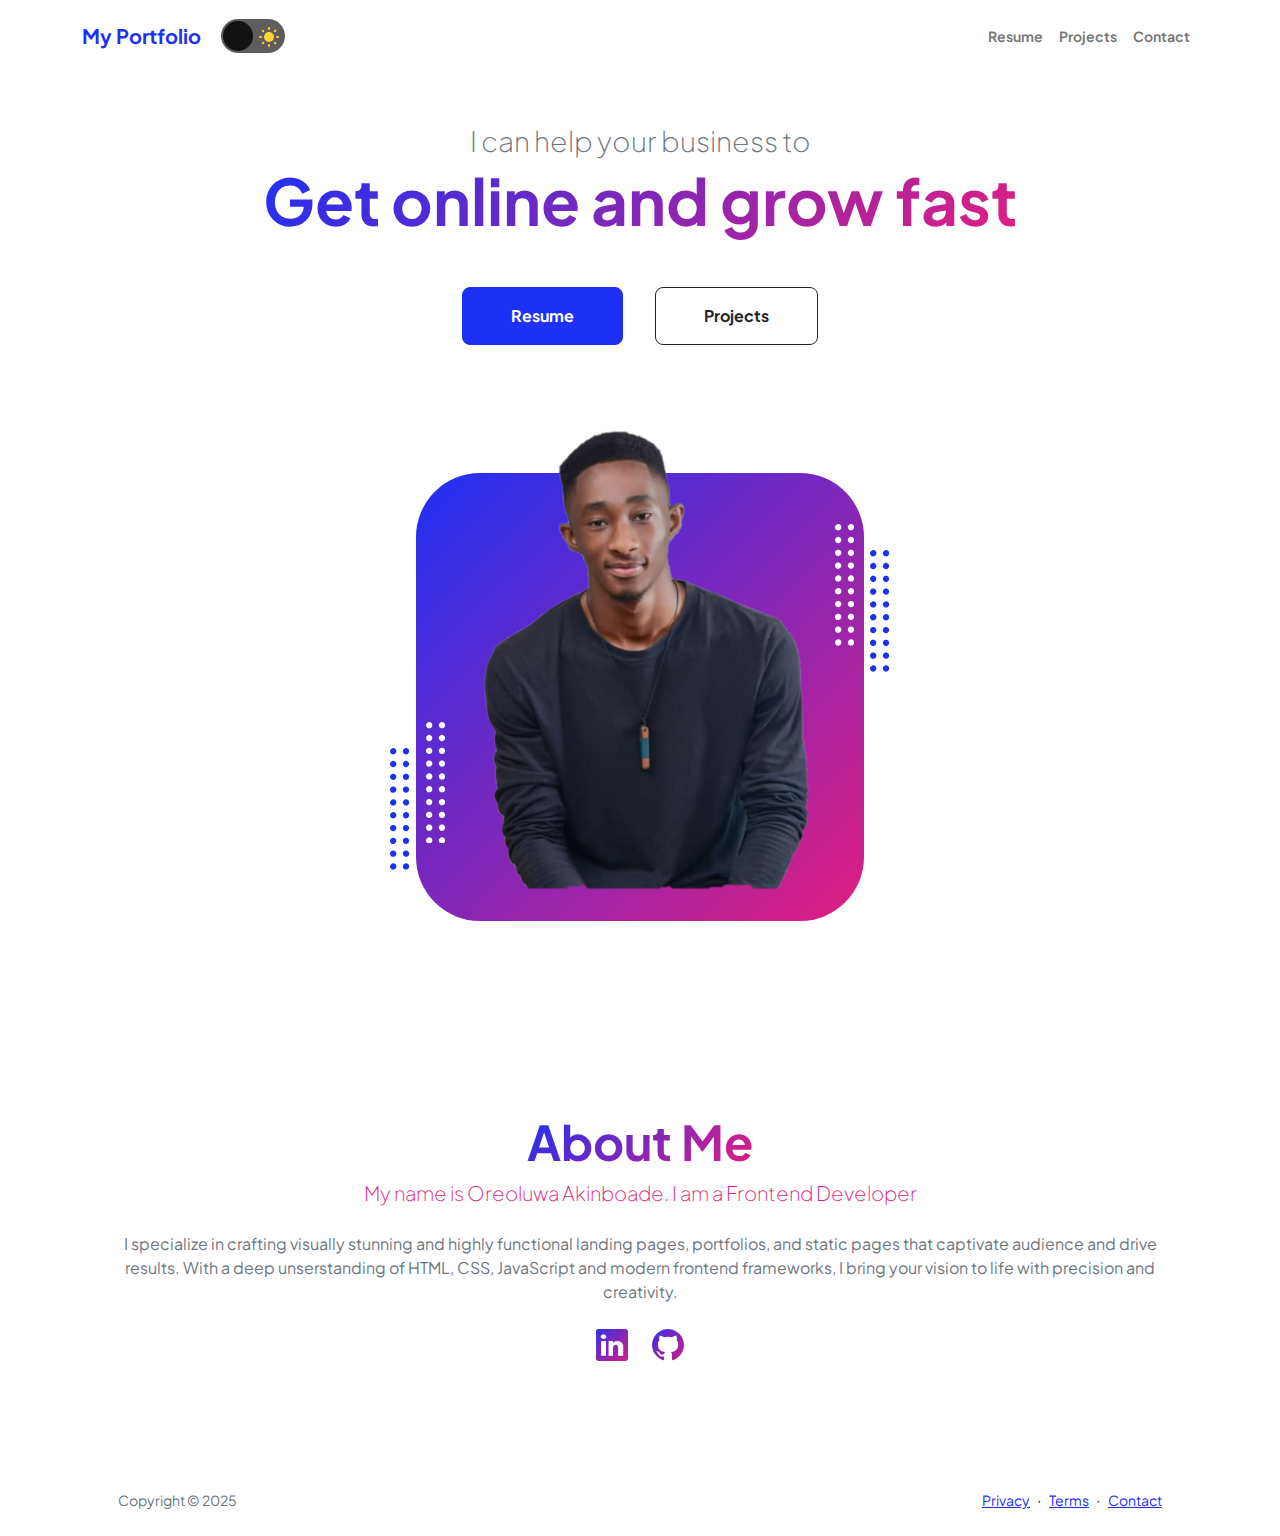
<file: index.html>
<!DOCTYPE html>
<html lang="en">
    <head>
        <meta charset="utf-8" />
        <meta name="viewport" content="width=device-width, initial-scale=1, shrink-to-fit=no" />
        <meta name="description" content="" />
        <meta name="author" content="" />
        <title>Personal - Portfolio</title>
        <!-- Favicon-->
        <link rel="icon" type="image/x-icon" href="assets/favicon.ico" />
        <!-- Custom Google font-->
        <link rel="preconnect" href="https://fonts.googleapis.com" />
        <link rel="preconnect" href="https://fonts.gstatic.com" crossorigin />
        <link href="https://fonts.googleapis.com/css2?family=Plus+Jakarta+Sans:wght@100;200;300;400;500;600;700;800;900&amp;display=swap" rel="stylesheet" />
        <!-- Bootstrap icons-->
        <link href="https://cdn.jsdelivr.net/npm/bootstrap-icons@1.8.1/font/bootstrap-icons.css" rel="stylesheet" />
        <!-- Core theme CSS (includes Bootstrap)-->
        <link href="css/styles.css" rel="stylesheet" />
    </head>
      
    <body class="d-flex flex-column h-100">
        <main class="flex-shrink-0">
            <!-- Navigation-->
            <nav class="navbar navbar-expand-lg navbar-light py-3">
                <div class="container-lg ">
                    <a class="navbar-brand" href="index.html"><span class="fw-bolder text-primary">My Portfolio</span></a>
                    <div class="toggle-darkmode-div">
                        <button class="navbar-toggler" type="button" data-bs-toggle="collapse" data-bs-target="#navbarSupportedContent" aria-controls="navbarSupportedContent" aria-expanded="false" aria-label="Toggle navigation"><span class="navbar-toggler-icon "></span></button>

                        <label class="switch mx-1">
                            <span class="sun"><svg xmlns="http://www.w3.org/2000/svg" viewBox="0 0 24 24"><g fill="#ffd43b"><circle r="5" cy="12" cx="12"></circle><path d="m21 13h-1a1 1 0 0 1 0-2h1a1 1 0 0 1 0 2zm-17 0h-1a1 1 0 0 1 0-2h1a1 1 0 0 1 0 2zm13.66-5.66a1 1 0 0 1 -.66-.29 1 1 0 0 1 0-1.41l.71-.71a1 1 0 1 1 1.41 1.41l-.71.71a1 1 0 0 1 -.75.29zm-12.02 12.02a1 1 0 0 1 -.71-.29 1 1 0 0 1 0-1.41l.71-.66a1 1 0 0 1 1.41 1.41l-.71.71a1 1 0 0 1 -.7.24zm6.36-14.36a1 1 0 0 1 -1-1v-1a1 1 0 0 1 2 0v1a1 1 0 0 1 -1 1zm0 17a1 1 0 0 1 -1-1v-1a1 1 0 0 1 2 0v1a1 1 0 0 1 -1 1zm-5.66-14.66a1 1 0 0 1 -.7-.29l-.71-.71a1 1 0 0 1 1.41-1.41l.71.71a1 1 0 0 1 0 1.41 1 1 0 0 1 -.71.29zm12.02 12.02a1 1 0 0 1 -.7-.29l-.66-.71a1 1 0 0 1 1.36-1.36l.71.71a1 1 0 0 1 0 1.41 1 1 0 0 1 -.71.24z"></path></g></svg></span>
                            <span class="moon"><svg xmlns="http://www.w3.org/2000/svg" viewBox="0 0 384 512"><path d="m223.5 32c-123.5 0-223.5 100.3-223.5 224s100 224 223.5 224c60.6 0 115.5-24.2 155.8-63.4 5-4.9 6.3-12.5 3.1-18.7s-10.1-9.7-17-8.5c-9.8 1.7-19.8 2.6-30.1 2.6-96.9 0-175.5-78.8-175.5-176 0-65.8 36-123.1 89.3-153.3 6.1-3.5 9.2-10.5 7.7-17.3s-7.3-11.9-14.3-12.5c-6.3-.5-12.6-.8-19-.8z"></path></svg></span>   
                            <input type="checkbox" class="input">
                            <span class="slider"></span>
                          </label>

                    </div>
                    
                    <div class="collapse navbar-collapse" id="navbarSupportedContent">
                        <ul class="navbar-nav ms-auto mb-2 mb-lg-0 small fw-bolder">
                            <li class="nav-item"><a class="nav-link" href="resume.html">Resume</a></li>
                            <li class="nav-item"><a class="nav-link" href="projects.html">Projects</a></li>
                            <li class="nav-item"><a class="nav-link" href="contact.html">Contact</a></li>
                        </ul>
                    </div>
                    
                </div>
            </nav>
            
            <!-- Header-->
            <header class="py-5">
                <div class="container px-5 pb-5">
                    <div class="row gx-5 align-items-center">
                        <div class="col-xxl-5 scroll">
                            <!-- Header text content-->
                            <div class="text-center text-xxl-start">
                                <div class="fs-3 fw-light text-muted">I can help your business to</div>
                                <h1 class="display-3 fw-bolder mb-5"><span class="text-gradient d-inline">Get online and grow fast</span></h1>
                                <div class="d-grid gap-3 d-sm-flex justify-content-sm-center justify-content-xxl-start mb-3">
                                    <a class="btn btn-primary btn-lg px-5 py-3 me-sm-3 fs-6 fw-bolder" href="resume.html">Resume</a>
                                    <a class="btn btn-outline-dark btn-lg px-5 py-3 fs-6 fw-bolder" href="projects.html">Projects</a>
                                </div>
                            </div>
                        </div>
                        <div class="col-xxl-7">
                            <!-- Header profile picture-->
                            <div class="d-flex justify-content-center mt-5 mt-xxl-0 scroll">
                                <div class="profile bg-gradient-primary-to-secondary">
                                    <!-- TIP: For best results, use a photo with a transparent background like the demo example below-->
                                    <!-- Watch a tutorial on how to do this on YouTube (link)-->
                                    <img class="profile-img" src="assets/Profile2.png" alt="..." />
                                    <div class="dots-1">
                                        <!-- SVG Dots-->
                                        <svg version="1.1" xmlns="http://www.w3.org/2000/svg" xmlns:xlink="http://www.w3.org/1999/xlink" x="0px" y="0px" viewBox="0 0 191.6 1215.4" style="enable-background: new 0 0 191.6 1215.4" xml:space="preserve">
                                            <g transform="translate(0.000000,1280.000000) scale(0.100000,-0.100000)">
                                                <path d="M227.7,12788.6c-105-35-200-141-222-248c-43-206,163-412,369-369c155,32,275,190,260,339c-11,105-90,213-190,262        C383.7,12801.6,289.7,12808.6,227.7,12788.6z"></path>
                                                <path d="M1507.7,12788.6c-151-50-253-216-222-362c25-119,136-230,254-255c194-41,395,142,375,339c-11,105-90,213-190,262        C1663.7,12801.6,1569.7,12808.6,1507.7,12788.6z"></path>
                                                <path d="M227.7,11508.6c-105-35-200-141-222-248c-43-206,163-412,369-369c155,32,275,190,260,339c-11,105-90,213-190,262        C383.7,11521.6,289.7,11528.6,227.7,11508.6z"></path>
                                                <path d="M1507.7,11508.6c-151-50-253-216-222-362c25-119,136-230,254-255c194-41,395,142,375,339c-11,105-90,213-190,262        C1663.7,11521.6,1569.7,11528.6,1507.7,11508.6z"></path>
                                                <path d="M227.7,10228.6c-105-35-200-141-222-248c-43-206,163-412,369-369c155,32,275,190,260,339c-11,105-90,213-190,262        C383.7,10241.6,289.7,10248.6,227.7,10228.6z"></path>
                                                <path d="M1507.7,10228.6c-105-35-200-141-222-248c-43-206,163-412,369-369c155,32,275,190,260,339c-11,105-90,213-190,262        C1663.7,10241.6,1569.7,10248.6,1507.7,10228.6z"></path>
                                                <path d="M227.7,8948.6c-105-35-200-141-222-248c-43-206,163-412,369-369c155,32,275,190,260,339c-11,105-90,213-190,262        C383.7,8961.6,289.7,8968.6,227.7,8948.6z"></path>
                                                <path d="M1507.7,8948.6c-105-35-200-141-222-248c-43-206,163-412,369-369c155,32,275,190,260,339c-11,105-90,213-190,262        C1663.7,8961.6,1569.7,8968.6,1507.7,8948.6z"></path>
                                                <path d="M227.7,7668.6c-105-35-200-141-222-248c-43-206,163-412,369-369c155,32,275,190,260,339c-11,105-90,213-190,262        C383.7,7681.6,289.7,7688.6,227.7,7668.6z"></path>
                                                <path d="M1507.7,7668.6c-105-35-200-141-222-248c-43-206,163-412,369-369c155,32,275,190,260,339c-11,105-90,213-190,262        C1663.7,7681.6,1569.7,7688.6,1507.7,7668.6z"></path>
                                                <path d="M227.7,6388.6c-105-35-200-141-222-248c-43-206,163-412,369-369c155,32,275,190,260,339c-11,105-90,213-190,262        C383.7,6401.6,289.7,6408.6,227.7,6388.6z"></path>
                                                <path d="M1507.7,6388.6c-105-35-200-141-222-248c-43-206,163-412,369-369c155,32,275,190,260,339c-11,105-90,213-190,262        C1663.7,6401.6,1569.7,6408.6,1507.7,6388.6z"></path>
                                                <path d="M227.7,5108.6c-105-35-200-141-222-248c-43-206,163-412,369-369c155,32,275,190,260,339c-11,105-90,213-190,262        C383.7,5121.6,289.7,5128.6,227.7,5108.6z"></path>
                                                <path d="M1507.7,5108.6c-105-35-200-141-222-248c-43-206,163-412,369-369c155,32,275,190,260,339c-11,105-90,213-190,262        C1663.7,5121.6,1569.7,5128.6,1507.7,5108.6z"></path>
                                                <path d="M227.7,3828.6c-105-35-200-141-222-248c-43-206,163-412,369-369c155,32,275,190,260,339c-11,105-90,213-190,262        C383.7,3841.6,289.7,3848.6,227.7,3828.6z"></path>
                                                <path d="M1507.7,3828.6c-105-35-200-141-222-248c-43-206,163-412,369-369c155,32,275,190,260,339c-11,105-90,213-190,262        C1663.7,3841.6,1569.7,3848.6,1507.7,3828.6z"></path>
                                                <path d="M227.7,2548.6c-105-35-200-141-222-248c-43-206,163-412,369-369c155,32,275,190,260,339c-11,105-90,213-190,262        C383.7,2561.6,289.7,2568.6,227.7,2548.6z"></path>
                                                <path d="M1507.7,2548.6c-105-35-200-141-222-248c-43-206,163-412,369-369c155,32,275,190,260,339c-11,105-90,213-190,262        C1663.7,2561.6,1569.7,2568.6,1507.7,2548.6z"></path>
                                                <path d="M227.7,1268.6c-105-35-200-141-222-248c-43-206,163-412,369-369c155,32,275,190,260,339c-11,105-90,213-190,262        C383.7,1281.6,289.7,1288.6,227.7,1268.6z"></path>
                                                <path d="M1507.7,1268.6c-105-35-200-141-222-248c-43-206,163-412,369-369c155,32,275,190,260,339c-11,105-90,213-190,262        C1663.7,1281.6,1569.7,1288.6,1507.7,1268.6z"></path>
                                            </g>
                                        </svg>
                                        <!-- END of SVG dots-->
                                    </div>
                                    <div class="dots-2">
                                        <!-- SVG Dots-->
                                        <svg version="1.1" xmlns="http://www.w3.org/2000/svg" xmlns:xlink="http://www.w3.org/1999/xlink" x="0px" y="0px" viewBox="0 0 191.6 1215.4" style="enable-background: new 0 0 191.6 1215.4" xml:space="preserve">
                                            <g transform="translate(0.000000,1280.000000) scale(0.100000,-0.100000)">
                                                <path d="M227.7,12788.6c-105-35-200-141-222-248c-43-206,163-412,369-369c155,32,275,190,260,339c-11,105-90,213-190,262        C383.7,12801.6,289.7,12808.6,227.7,12788.6z"></path>
                                                <path d="M1507.7,12788.6c-151-50-253-216-222-362c25-119,136-230,254-255c194-41,395,142,375,339c-11,105-90,213-190,262        C1663.7,12801.6,1569.7,12808.6,1507.7,12788.6z"></path>
                                                <path d="M227.7,11508.6c-105-35-200-141-222-248c-43-206,163-412,369-369c155,32,275,190,260,339c-11,105-90,213-190,262        C383.7,11521.6,289.7,11528.6,227.7,11508.6z"></path>
                                                <path d="M1507.7,11508.6c-151-50-253-216-222-362c25-119,136-230,254-255c194-41,395,142,375,339c-11,105-90,213-190,262        C1663.7,11521.6,1569.7,11528.6,1507.7,11508.6z"></path>
                                                <path d="M227.7,10228.6c-105-35-200-141-222-248c-43-206,163-412,369-369c155,32,275,190,260,339c-11,105-90,213-190,262        C383.7,10241.6,289.7,10248.6,227.7,10228.6z"></path>
                                                <path d="M1507.7,10228.6c-105-35-200-141-222-248c-43-206,163-412,369-369c155,32,275,190,260,339c-11,105-90,213-190,262        C1663.7,10241.6,1569.7,10248.6,1507.7,10228.6z"></path>
                                                <path d="M227.7,8948.6c-105-35-200-141-222-248c-43-206,163-412,369-369c155,32,275,190,260,339c-11,105-90,213-190,262        C383.7,8961.6,289.7,8968.6,227.7,8948.6z"></path>
                                                <path d="M1507.7,8948.6c-105-35-200-141-222-248c-43-206,163-412,369-369c155,32,275,190,260,339c-11,105-90,213-190,262        C1663.7,8961.6,1569.7,8968.6,1507.7,8948.6z"></path>
                                                <path d="M227.7,7668.6c-105-35-200-141-222-248c-43-206,163-412,369-369c155,32,275,190,260,339c-11,105-90,213-190,262        C383.7,7681.6,289.7,7688.6,227.7,7668.6z"></path>
                                                <path d="M1507.7,7668.6c-105-35-200-141-222-248c-43-206,163-412,369-369c155,32,275,190,260,339c-11,105-90,213-190,262        C1663.7,7681.6,1569.7,7688.6,1507.7,7668.6z"></path>
                                                <path d="M227.7,6388.6c-105-35-200-141-222-248c-43-206,163-412,369-369c155,32,275,190,260,339c-11,105-90,213-190,262        C383.7,6401.6,289.7,6408.6,227.7,6388.6z"></path>
                                                <path d="M1507.7,6388.6c-105-35-200-141-222-248c-43-206,163-412,369-369c155,32,275,190,260,339c-11,105-90,213-190,262        C1663.7,6401.6,1569.7,6408.6,1507.7,6388.6z"></path>
                                                <path d="M227.7,5108.6c-105-35-200-141-222-248c-43-206,163-412,369-369c155,32,275,190,260,339c-11,105-90,213-190,262        C383.7,5121.6,289.7,5128.6,227.7,5108.6z"></path>
                                                <path d="M1507.7,5108.6c-105-35-200-141-222-248c-43-206,163-412,369-369c155,32,275,190,260,339c-11,105-90,213-190,262        C1663.7,5121.6,1569.7,5128.6,1507.7,5108.6z"></path>
                                                <path d="M227.7,3828.6c-105-35-200-141-222-248c-43-206,163-412,369-369c155,32,275,190,260,339c-11,105-90,213-190,262        C383.7,3841.6,289.7,3848.6,227.7,3828.6z"></path>
                                                <path d="M1507.7,3828.6c-105-35-200-141-222-248c-43-206,163-412,369-369c155,32,275,190,260,339c-11,105-90,213-190,262        C1663.7,3841.6,1569.7,3848.6,1507.7,3828.6z"></path>
                                                <path d="M227.7,2548.6c-105-35-200-141-222-248c-43-206,163-412,369-369c155,32,275,190,260,339c-11,105-90,213-190,262        C383.7,2561.6,289.7,2568.6,227.7,2548.6z"></path>
                                                <path d="M1507.7,2548.6c-105-35-200-141-222-248c-43-206,163-412,369-369c155,32,275,190,260,339c-11,105-90,213-190,262        C1663.7,2561.6,1569.7,2568.6,1507.7,2548.6z"></path>
                                                <path d="M227.7,1268.6c-105-35-200-141-222-248c-43-206,163-412,369-369c155,32,275,190,260,339c-11,105-90,213-190,262        C383.7,1281.6,289.7,1288.6,227.7,1268.6z"></path>
                                                <path d="M1507.7,1268.6c-105-35-200-141-222-248c-43-206,163-412,369-369c155,32,275,190,260,339c-11,105-90,213-190,262        C1663.7,1281.6,1569.7,1288.6,1507.7,1268.6z"></path>
                                            </g>
                                        </svg>
                                        <!-- END of SVG dots-->
                                    </div>
                                    <div class="dots-3">
                                        <!-- SVG Dots-->
                                        <svg version="1.1" xmlns="http://www.w3.org/2000/svg" xmlns:xlink="http://www.w3.org/1999/xlink" x="0px" y="0px" viewBox="0 0 191.6 1215.4" style="enable-background: new 0 0 191.6 1215.4" xml:space="preserve">
                                            <g transform="translate(0.000000,1280.000000) scale(0.100000,-0.100000)">
                                                <path d="M227.7,12788.6c-105-35-200-141-222-248c-43-206,163-412,369-369c155,32,275,190,260,339c-11,105-90,213-190,262        C383.7,12801.6,289.7,12808.6,227.7,12788.6z"></path>
                                                <path d="M1507.7,12788.6c-151-50-253-216-222-362c25-119,136-230,254-255c194-41,395,142,375,339c-11,105-90,213-190,262        C1663.7,12801.6,1569.7,12808.6,1507.7,12788.6z"></path>
                                                <path d="M227.7,11508.6c-105-35-200-141-222-248c-43-206,163-412,369-369c155,32,275,190,260,339c-11,105-90,213-190,262        C383.7,11521.6,289.7,11528.6,227.7,11508.6z"></path>
                                                <path d="M1507.7,11508.6c-151-50-253-216-222-362c25-119,136-230,254-255c194-41,395,142,375,339c-11,105-90,213-190,262        C1663.7,11521.6,1569.7,11528.6,1507.7,11508.6z"></path>
                                                <path d="M227.7,10228.6c-105-35-200-141-222-248c-43-206,163-412,369-369c155,32,275,190,260,339c-11,105-90,213-190,262        C383.7,10241.6,289.7,10248.6,227.7,10228.6z"></path>
                                                <path d="M1507.7,10228.6c-105-35-200-141-222-248c-43-206,163-412,369-369c155,32,275,190,260,339c-11,105-90,213-190,262        C1663.7,10241.6,1569.7,10248.6,1507.7,10228.6z"></path>
                                                <path d="M227.7,8948.6c-105-35-200-141-222-248c-43-206,163-412,369-369c155,32,275,190,260,339c-11,105-90,213-190,262        C383.7,8961.6,289.7,8968.6,227.7,8948.6z"></path>
                                                <path d="M1507.7,8948.6c-105-35-200-141-222-248c-43-206,163-412,369-369c155,32,275,190,260,339c-11,105-90,213-190,262        C1663.7,8961.6,1569.7,8968.6,1507.7,8948.6z"></path>
                                                <path d="M227.7,7668.6c-105-35-200-141-222-248c-43-206,163-412,369-369c155,32,275,190,260,339c-11,105-90,213-190,262        C383.7,7681.6,289.7,7688.6,227.7,7668.6z"></path>
                                                <path d="M1507.7,7668.6c-105-35-200-141-222-248c-43-206,163-412,369-369c155,32,275,190,260,339c-11,105-90,213-190,262        C1663.7,7681.6,1569.7,7688.6,1507.7,7668.6z"></path>
                                                <path d="M227.7,6388.6c-105-35-200-141-222-248c-43-206,163-412,369-369c155,32,275,190,260,339c-11,105-90,213-190,262        C383.7,6401.6,289.7,6408.6,227.7,6388.6z"></path>
                                                <path d="M1507.7,6388.6c-105-35-200-141-222-248c-43-206,163-412,369-369c155,32,275,190,260,339c-11,105-90,213-190,262        C1663.7,6401.6,1569.7,6408.6,1507.7,6388.6z"></path>
                                                <path d="M227.7,5108.6c-105-35-200-141-222-248c-43-206,163-412,369-369c155,32,275,190,260,339c-11,105-90,213-190,262        C383.7,5121.6,289.7,5128.6,227.7,5108.6z"></path>
                                                <path d="M1507.7,5108.6c-105-35-200-141-222-248c-43-206,163-412,369-369c155,32,275,190,260,339c-11,105-90,213-190,262        C1663.7,5121.6,1569.7,5128.6,1507.7,5108.6z"></path>
                                                <path d="M227.7,3828.6c-105-35-200-141-222-248c-43-206,163-412,369-369c155,32,275,190,260,339c-11,105-90,213-190,262        C383.7,3841.6,289.7,3848.6,227.7,3828.6z"></path>
                                                <path d="M1507.7,3828.6c-105-35-200-141-222-248c-43-206,163-412,369-369c155,32,275,190,260,339c-11,105-90,213-190,262        C1663.7,3841.6,1569.7,3848.6,1507.7,3828.6z"></path>
                                                <path d="M227.7,2548.6c-105-35-200-141-222-248c-43-206,163-412,369-369c155,32,275,190,260,339c-11,105-90,213-190,262        C383.7,2561.6,289.7,2568.6,227.7,2548.6z"></path>
                                                <path d="M1507.7,2548.6c-105-35-200-141-222-248c-43-206,163-412,369-369c155,32,275,190,260,339c-11,105-90,213-190,262        C1663.7,2561.6,1569.7,2568.6,1507.7,2548.6z"></path>
                                                <path d="M227.7,1268.6c-105-35-200-141-222-248c-43-206,163-412,369-369c155,32,275,190,260,339c-11,105-90,213-190,262        C383.7,1281.6,289.7,1288.6,227.7,1268.6z"></path>
                                                <path d="M1507.7,1268.6c-105-35-200-141-222-248c-43-206,163-412,369-369c155,32,275,190,260,339c-11,105-90,213-190,262        C1663.7,1281.6,1569.7,1288.6,1507.7,1268.6z"></path>
                                            </g>
                                        </svg>
                                        <!-- END of SVG dots-->
                                    </div>
                                    <div class="dots-4">
                                        <!-- SVG Dots-->
                                        <svg version="1.1" xmlns="http://www.w3.org/2000/svg" xmlns:xlink="http://www.w3.org/1999/xlink" x="0px" y="0px" viewBox="0 0 191.6 1215.4" style="enable-background: new 0 0 191.6 1215.4" xml:space="preserve">
                                            <g transform="translate(0.000000,1280.000000) scale(0.100000,-0.100000)">
                                                <path d="M227.7,12788.6c-105-35-200-141-222-248c-43-206,163-412,369-369c155,32,275,190,260,339c-11,105-90,213-190,262        C383.7,12801.6,289.7,12808.6,227.7,12788.6z"></path>
                                                <path d="M1507.7,12788.6c-151-50-253-216-222-362c25-119,136-230,254-255c194-41,395,142,375,339c-11,105-90,213-190,262        C1663.7,12801.6,1569.7,12808.6,1507.7,12788.6z"></path>
                                                <path d="M227.7,11508.6c-105-35-200-141-222-248c-43-206,163-412,369-369c155,32,275,190,260,339c-11,105-90,213-190,262        C383.7,11521.6,289.7,11528.6,227.7,11508.6z"></path>
                                                <path d="M1507.7,11508.6c-151-50-253-216-222-362c25-119,136-230,254-255c194-41,395,142,375,339c-11,105-90,213-190,262        C1663.7,11521.6,1569.7,11528.6,1507.7,11508.6z"></path>
                                                <path d="M227.7,10228.6c-105-35-200-141-222-248c-43-206,163-412,369-369c155,32,275,190,260,339c-11,105-90,213-190,262        C383.7,10241.6,289.7,10248.6,227.7,10228.6z"></path>
                                                <path d="M1507.7,10228.6c-105-35-200-141-222-248c-43-206,163-412,369-369c155,32,275,190,260,339c-11,105-90,213-190,262        C1663.7,10241.6,1569.7,10248.6,1507.7,10228.6z"></path>
                                                <path d="M227.7,8948.6c-105-35-200-141-222-248c-43-206,163-412,369-369c155,32,275,190,260,339c-11,105-90,213-190,262        C383.7,8961.6,289.7,8968.6,227.7,8948.6z"></path>
                                                <path d="M1507.7,8948.6c-105-35-200-141-222-248c-43-206,163-412,369-369c155,32,275,190,260,339c-11,105-90,213-190,262        C1663.7,8961.6,1569.7,8968.6,1507.7,8948.6z"></path>
                                                <path d="M227.7,7668.6c-105-35-200-141-222-248c-43-206,163-412,369-369c155,32,275,190,260,339c-11,105-90,213-190,262        C383.7,7681.6,289.7,7688.6,227.7,7668.6z"></path>
                                                <path d="M1507.7,7668.6c-105-35-200-141-222-248c-43-206,163-412,369-369c155,32,275,190,260,339c-11,105-90,213-190,262        C1663.7,7681.6,1569.7,7688.6,1507.7,7668.6z"></path>
                                                <path d="M227.7,6388.6c-105-35-200-141-222-248c-43-206,163-412,369-369c155,32,275,190,260,339c-11,105-90,213-190,262        C383.7,6401.6,289.7,6408.6,227.7,6388.6z"></path>
                                                <path d="M1507.7,6388.6c-105-35-200-141-222-248c-43-206,163-412,369-369c155,32,275,190,260,339c-11,105-90,213-190,262        C1663.7,6401.6,1569.7,6408.6,1507.7,6388.6z"></path>
                                                <path d="M227.7,5108.6c-105-35-200-141-222-248c-43-206,163-412,369-369c155,32,275,190,260,339c-11,105-90,213-190,262        C383.7,5121.6,289.7,5128.6,227.7,5108.6z"></path>
                                                <path d="M1507.7,5108.6c-105-35-200-141-222-248c-43-206,163-412,369-369c155,32,275,190,260,339c-11,105-90,213-190,262        C1663.7,5121.6,1569.7,5128.6,1507.7,5108.6z"></path>
                                                <path d="M227.7,3828.6c-105-35-200-141-222-248c-43-206,163-412,369-369c155,32,275,190,260,339c-11,105-90,213-190,262        C383.7,3841.6,289.7,3848.6,227.7,3828.6z"></path>
                                                <path d="M1507.7,3828.6c-105-35-200-141-222-248c-43-206,163-412,369-369c155,32,275,190,260,339c-11,105-90,213-190,262        C1663.7,3841.6,1569.7,3848.6,1507.7,3828.6z"></path>
                                                <path d="M227.7,2548.6c-105-35-200-141-222-248c-43-206,163-412,369-369c155,32,275,190,260,339c-11,105-90,213-190,262        C383.7,2561.6,289.7,2568.6,227.7,2548.6z"></path>
                                                <path d="M1507.7,2548.6c-105-35-200-141-222-248c-43-206,163-412,369-369c155,32,275,190,260,339c-11,105-90,213-190,262        C1663.7,2561.6,1569.7,2568.6,1507.7,2548.6z"></path>
                                                <path d="M227.7,1268.6c-105-35-200-141-222-248c-43-206,163-412,369-369c155,32,275,190,260,339c-11,105-90,213-190,262        C383.7,1281.6,289.7,1288.6,227.7,1268.6z"></path>
                                                <path d="M1507.7,1268.6c-105-35-200-141-222-248c-43-206,163-412,369-369c155,32,275,190,260,339c-11,105-90,213-190,262        C1663.7,1281.6,1569.7,1288.6,1507.7,1268.6z"></path>
                                            </g>
                                        </svg>
                                        <!-- END of SVG dots-->
                                    </div>
                                </div>
                            </div>
                        </div>
                    </div>
                </div>
            </header>
            <!-- About Section-->
            <section class="py-5 scroll">
                <div class="container px-5">
                    <div class="row gx-5 justify-content-center">
                        <div class="col-xxl-8">
                            <div class="text-center my-5">
                                <h2 class="display-5 fw-bolder"><span class="text-gradient d-inline">About Me</span></h2>
                                <p class="lead fw-light mb-4 text-secondary">My name is Oreoluwa Akinboade. I am a Frontend Developer</p>
                                <p class="text-muted">I specialize in crafting visually stunning and highly functional landing pages, portfolios, and static pages that captivate audience and drive results. With a deep unserstanding of HTML, CSS, JavaScript and modern frontend frameworks, I bring your vision to life with precision and creativity.</p>
                                <div class="d-flex justify-content-center fs-2 gap-4">
                                    <a class="text-gradient" href="http://linkedin.com/in/oreoluwa-akinboade-517748360" target="_blank"><i class="bi bi-linkedin"></i></a>
                                    <a class="text-gradient" href="#!"><i class="bi bi-github"></i></a>
                                </div>
                            </div>
                        </div>
                    </div>
                </div>
            </section>
        </main>
        <!-- Footer-->
        <footer class="py-4 mt-auto">
            <div class="container px-5">
                <div class="row align-items-center justify-content-between flex-column flex-sm-row">
                    <div class="col-auto"><div class="small m-0 text-muted">Copyright &copy; 2025</div></div>
                    <div class="col-auto">
                        <a class="small" href="#!">Privacy</a>
                        <span class="mx-1">&middot;</span>
                        <a class="small" href="#!">Terms</a>
                        <span class="mx-1">&middot;</span>
                        <a class="small" href="contact.html">Contact</a>
                    </div>
                </div>
            </div>
        </footer>
        <!-- Bootstrap core JS-->
        <script src="https://cdn.jsdelivr.net/npm/bootstrap@5.2.3/dist/js/bootstrap.bundle.min.js"></script>
        <!-- Core theme JS-->
        <script src="js/scripts.js"></script>
    </body>
</html>
</file>
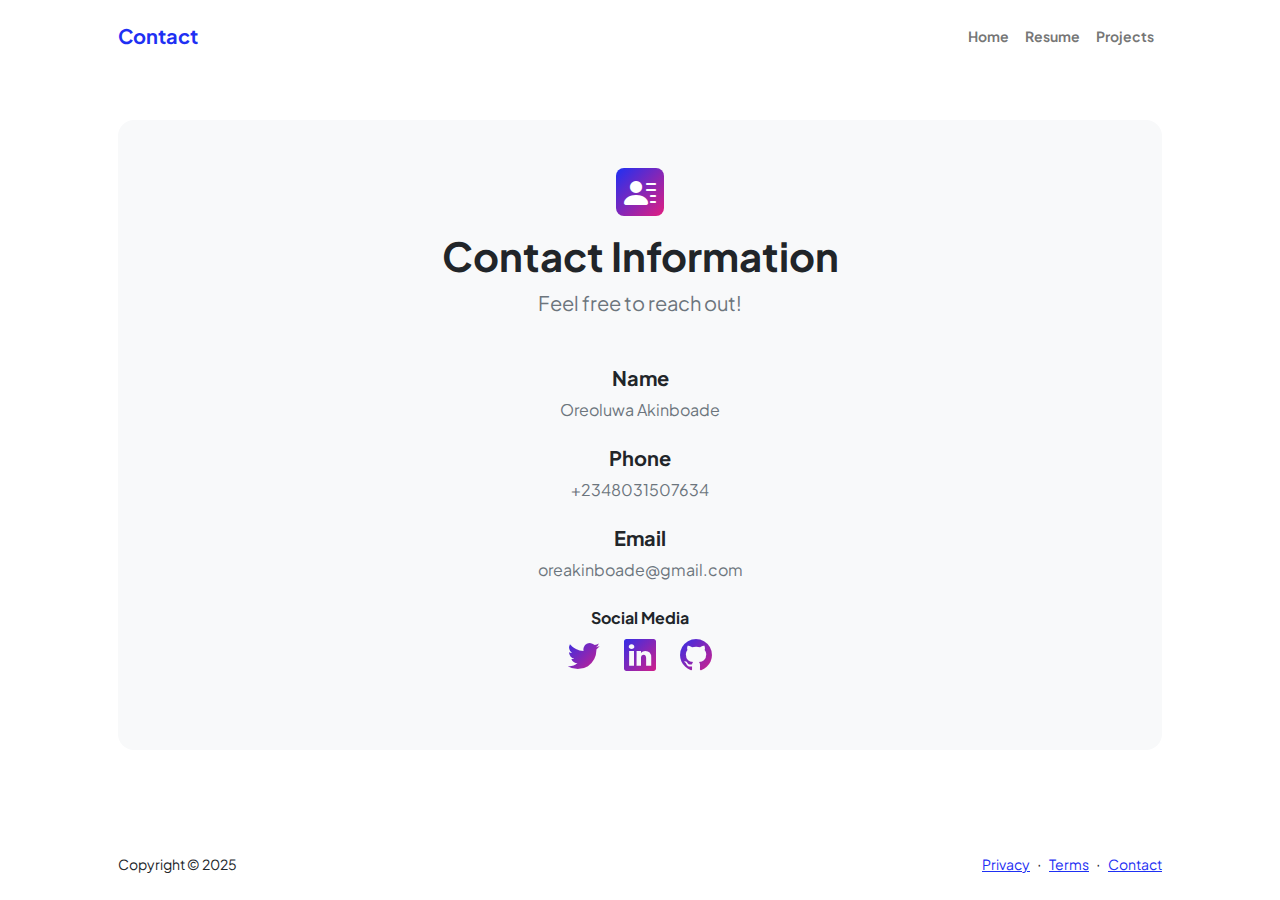
<file: contact.html>
<!DOCTYPE html>
<html lang="en">
    <head>
        <meta charset="utf-8" />
        <meta name="viewport" content="width=device-width, initial-scale=1, shrink-to-fit=no" />
        <meta name="description" content />
        <meta name="author" content />
        <title>Contact Info</title>
        <!-- Favicon-->
        <link rel="icon" type="image/x-icon" href="assets/favicon.ico" />
        <!-- Custom Google font-->
        <link rel="preconnect" href="https://fonts.googleapis.com" />
        <link rel="preconnect" href="https://fonts.gstatic.com" crossorigin />
        <link href="https://fonts.googleapis.com/css2?family=Plus+Jakarta+Sans:wght@100;200;300;400;500;600;700;800;900&amp;display=swap" rel="stylesheet" />
        <!-- Bootstrap icons-->
        <link href="https://cdn.jsdelivr.net/npm/bootstrap-icons@1.8.1/font/bootstrap-icons.css" rel="stylesheet" />
        <!-- Core theme CSS (includes Bootstrap)-->
        <link href="css/styles.css" rel="stylesheet" />
    </head>
    
    <body class="d-flex flex-column">
        <main class="flex-shrink-0">
            <!-- Navigation-->
            <nav class="navbar navbar-expand-lg navbar-light bg-white py-3">
                <div class="container px-5">
                    <a class="navbar-brand" href="index.html"><span class="fw-bolder text-primary">Contact</span></a>
                    <button class="navbar-toggler" type="button" data-bs-toggle="collapse" data-bs-target="#navbarSupportedContent" aria-controls="navbarSupportedContent" aria-expanded="false" aria-label="Toggle navigation">
                        <span class="navbar-toggler-icon"></span>
                    </button>
                    <div class="collapse navbar-collapse" id="navbarSupportedContent">
                        <ul class="navbar-nav ms-auto mb-2 mb-lg-0 small fw-bolder">
                            <li class="nav-item"><a class="nav-link" href="index.html">Home</a></li>
                            <li class="nav-item"><a class="nav-link" href="resume.html">Resume</a></li>
                            <li class="nav-item"><a class="nav-link" href="projects.html">Projects</a></li>
                        </ul>
                    </div>
                </div>
            </nav>
    
            <!-- Page content-->
            <section class="py-5">
                <div class="container px-5">
                    <!-- Contact Information-->
                    <div class="bg-light rounded-4 py-5 px-4 px-md-5">
                        <div class="text-center mb-5">
                            <div class="feature bg-primary bg-gradient-primary-to-secondary text-white rounded-3 mb-3">
                                <i class="bi bi-person-lines-fill" style="font-size: 2rem;"></i>
                            </div>
                            <h1 class="fw-bolder">Contact Information</h1>
                            <p class="lead fw-normal text-muted mb-0">Feel free to reach out!</p>
                        </div>
    
                        <div class="row gx-5 justify-content-center">
                            <div class="col-lg-8 col-xl-6">
                                <ul class="list-unstyled text-center">
                                    <li class="mb-4">
                                        <h5 class="fw-bolder">Name</h5>
                                        <p class="text-muted">Oreoluwa Akinboade</p>
                                    </li>
                                    <li class="mb-4">
                                        <h5 class="fw-bolder">Phone</h5>
                                        <p class="text-muted">+2348031507634</p>
                                    </li>
                                    <li class="mb-4">
                                        <h5 class="fw-bolder">Email</h5>
                                        <p class="text-muted">oreakinboade@gmail.com</p>
                                    </li>
                                    <li class="mb-4">
                                        <hs5 class="fw-bolder">Social Media</h5>
                                        <div class="d-flex justify-content-center fs-2 gap-4">
                                            <a class="text-gradient" href="https://twitter.com" target="_blank"><i class="bi bi-twitter"></i></a>
                                            <a class="text-gradient" href="https://linkedin.com" target="_blank"><i class="bi bi-linkedin"></i></a>
                                            <a class="text-gradient" href="https://github.com" target="_blank"><i class="bi bi-github"></i></a>
                                        </div>
                                    </li>
                                </ul>
                            </div>
                        </div>
                    </div>
                </div>
            </section>
        </main>
    
        <!-- Footer-->
        <footer class="bg-white py-4 mt-auto">
            <div class="container px-5">
                <div class="row align-items-center justify-content-between flex-column flex-sm-row">
                    <div class="col-auto">
                        <div class="small m-0">Copyright &copy; 2025</div>
                    </div>
                    <div class="col-auto">
                        <a class="small" href="#!">Privacy</a>
                        <span class="mx-1">&middot;</span>
                        <a class="small" href="#!">Terms</a>
                        <span class="mx-1">&middot;</span>
                        <a class="small" href="#!">Contact</a>
                    </div>
                </div>
            </div>
        </footer>
    
        <!-- Bootstrap core JS-->
        <script src="https://cdn.jsdelivr.net/npm/bootstrap@5.2.3/dist/js/bootstrap.bundle.min.js"></script>
        <!-- Core theme JS-->
        <script src="js/scripts.js"></script>
    </body>
    
</html>
</file>
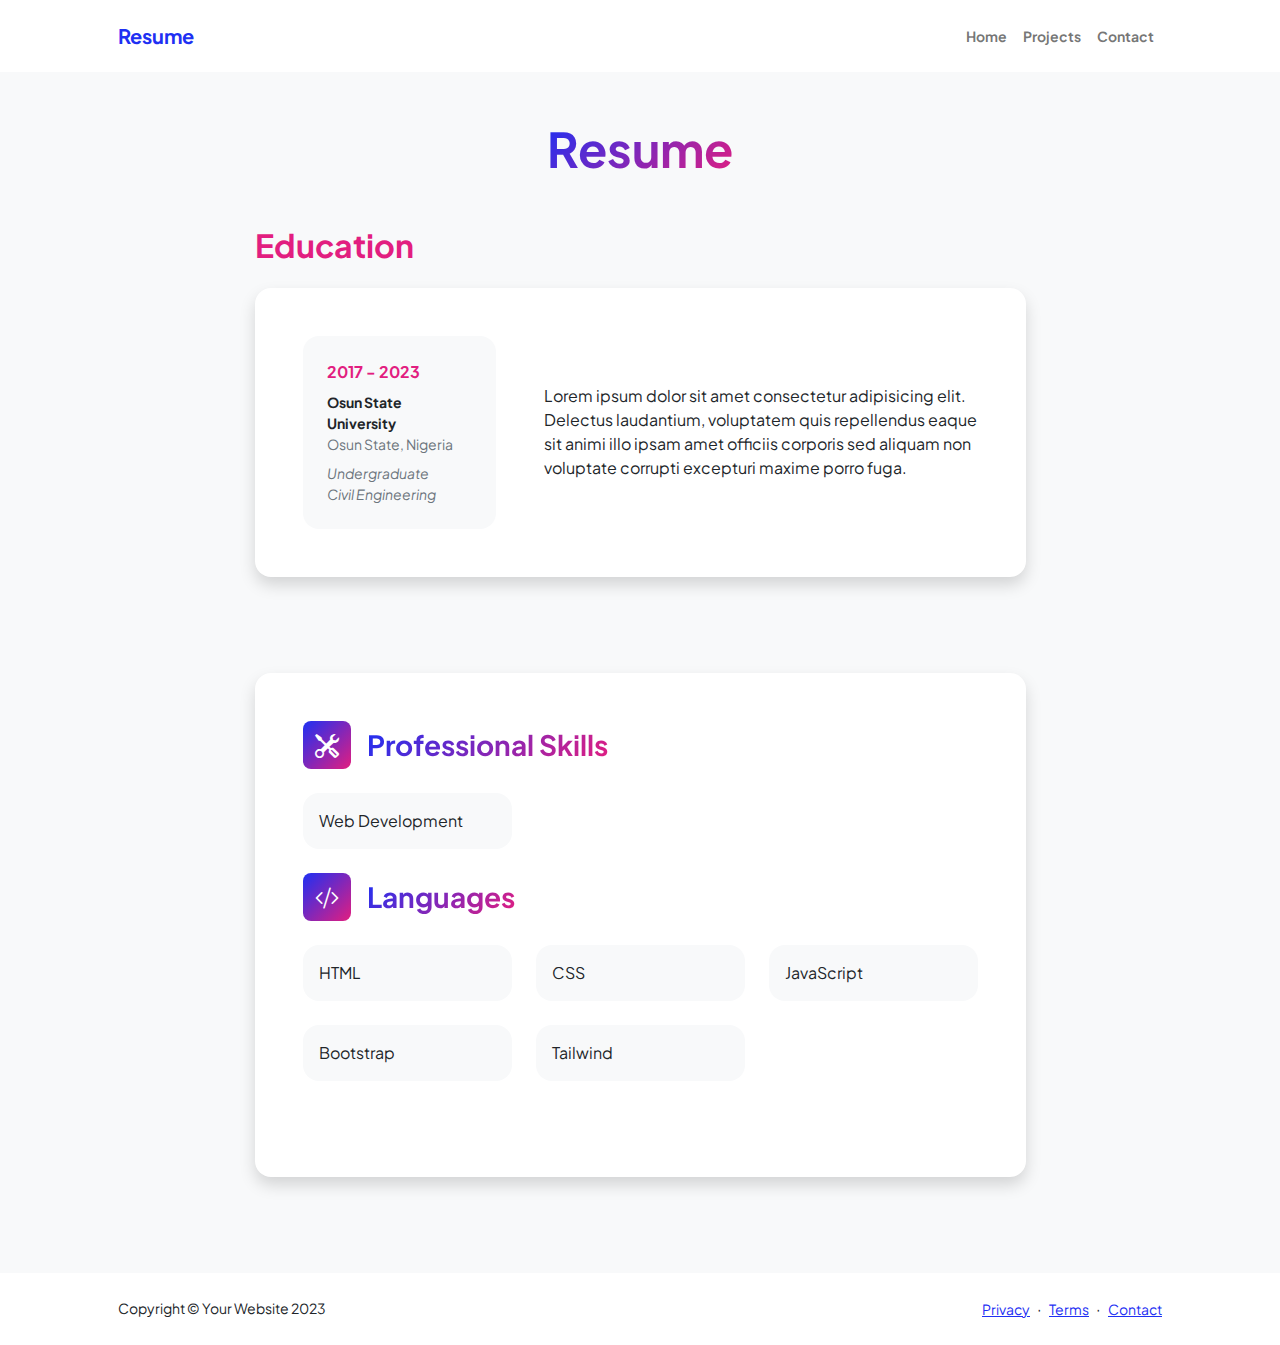
<file: resume.html>
<!DOCTYPE html>
<html lang="en">
    <head>
        <meta charset="utf-8" />
        <meta name="viewport" content="width=device-width, initial-scale=1, shrink-to-fit=no" />
        <meta name="description" content="" />
        <meta name="author" content="" />
        <title>Personal - Start Bootstrap Template</title>
        <!-- Favicon-->
        <link rel="icon" type="image/x-icon" href="assets/favicon.ico" />
        <!-- Custom Google font-->
        <link rel="preconnect" href="https://fonts.googleapis.com" />
        <link rel="preconnect" href="https://fonts.gstatic.com" crossorigin />
        <link href="https://fonts.googleapis.com/css2?family=Plus+Jakarta+Sans:wght@100;200;300;400;500;600;700;800;900&amp;display=swap" rel="stylesheet" />
        <!-- Bootstrap icons-->
        <link href="https://cdn.jsdelivr.net/npm/bootstrap-icons@1.8.1/font/bootstrap-icons.css" rel="stylesheet" />
        <!-- Core theme CSS (includes Bootstrap)-->
        <link href="css/styles.css" rel="stylesheet" />
    </head>
    <body class="d-flex flex-column h-100 bg-light">
        <main class="flex-shrink-0">
            <!-- Navigation-->
            <nav class="navbar navbar-expand-lg navbar-light bg-white py-3">
                <div class="container px-5">
                    <a class="navbar-brand" href="index.html"><span class="fw-bolder text-primary">Resume</span></a>
                    <button class="navbar-toggler" type="button" data-bs-toggle="collapse" data-bs-target="#navbarSupportedContent" aria-controls="navbarSupportedContent" aria-expanded="false" aria-label="Toggle navigation"><span class="navbar-toggler-icon"></span></button>
                    <div class="collapse navbar-collapse" id="navbarSupportedContent">
                        
                        <ul class="navbar-nav ms-auto mb-2 mb-lg-0 small fw-bolder">
                            <li class="nav-item"><a class="nav-link" href="index.html">Home</a></li>
                            <li class="nav-item"><a class="nav-link" href="projects.html">Projects</a></li>
                            <li class="nav-item"><a class="nav-link" href="contact.html">Contact</a></li>
                        </ul>
                    </div>
                </div>
            </nav>
            <!-- Page Content-->
            <div class="container px-5 my-5">
                <div class="text-center mb-5">
                    <h1 class="display-5 fw-bolder mb-0"><span class="text-gradient d-inline">Resume</span></h1>
                </div>
                <div class="row gx-5 justify-content-center">
                    <div class="col-lg-11 col-xl-9 col-xxl-8">
                        <!-- Experience Section-->
                          <!--
                        <section>
                            <div class="d-flex align-items-center justify-content-between mb-4">
                                <h2 class="text-primary fw-bolder mb-0">Experience</h2>
                                -->

                                <!-- Download resume button-->
                                <!-- Note: Set the link href target to a PDF file within your project-->

                                <!-- 
                                <a class="btn btn-primary px-4 py-3" href="#!">
                                    <div class="d-inline-block bi bi-download me-2"></div>
                                    Download Resume
                                </a>
                            </div>
                            -->
                            
                            <!-- Experience Card 1-->
                             <!--
                            <div class="card shadow border-0 rounded-4 mb-5">
                                <div class="card-body p-5">
                                    <div class="row align-items-center gx-5">
                                        <div class="col text-center text-lg-start mb-4 mb-lg-0">
                                            <div class="bg-light p-4 rounded-4">
                                                <div class="text-primary fw-bolder mb-2">2019 - Present</div>
                                                <div class="small fw-bolder">Web Developer</div>
                                                <div class="small text-muted">Stark Industries</div>
                                                <div class="small text-muted">Los Angeles, CA</div>
                                            </div>
                                        </div>
                                        <div class="col-lg-8"><div>Lorem ipsum dolor sit amet consectetur adipisicing elit. Delectus laudantium, voluptatem quis repellendus eaque sit animi illo ipsam amet officiis corporis sed aliquam non voluptate corrupti excepturi maxime porro fuga.</div></div>
                                    </div>
                                </div>
                            </div>
                            -->

                            
                            <!-- Experience Card 2-->
                              <!--
                            <div class="card shadow border-0 rounded-4 mb-5">
                                <div class="card-body p-5">
                                    <div class="row align-items-center gx-5">
                                        <div class="col text-center text-lg-start mb-4 mb-lg-0">
                                            <div class="bg-light p-4 rounded-4">
                                                <div class="text-primary fw-bolder mb-2">2017 - 2019</div>
                                                <div class="small fw-bolder">SEM Specialist</div>
                                                <div class="small text-muted">Wayne Enterprises</div>
                                                <div class="small text-muted">Gotham City, NY</div>
                                            </div>
                                        </div>
                                        <div class="col-lg-8"><div>Lorem ipsum dolor sit amet consectetur adipisicing elit. Delectus laudantium, voluptatem quis repellendus eaque sit animi illo ipsam amet officiis corporis sed aliquam non voluptate corrupti excepturi maxime porro fuga.</div></div>
                                    </div>
                                </div>
                            </div>
                            -->

                        </section>
                        <!-- Education Section-->
                        <section>
                            <h2 class="text-secondary fw-bolder mb-4">Education</h2>
                            <!-- Education Card -->
                            <div class="card shadow border-0 rounded-4 mb-5">
                                <div class="card-body p-5">
                                    <div class="row align-items-center gx-5">
                                        <div class="col text-center text-lg-start mb-4 mb-lg-0">
                                            <div class="bg-light p-4 rounded-4">
                                                <div class="text-secondary fw-bolder mb-2">2017 - 2023</div>
                                                <div class="mb-2">
                                                    <div class="small fw-bolder">Osun State University</div>
                                                    <div class="small text-muted">Osun State, Nigeria</div>
                                                </div>
                                                <div class="fst-italic">
                                                    <div class="small text-muted">Undergraduate</div>
                                                    <div class="small text-muted">Civil Engineering</div>
                                                </div>
                                            </div>
                                        </div>
                                        <div class="col-lg-8"><div>Lorem ipsum dolor sit amet consectetur adipisicing elit. Delectus laudantium, voluptatem quis repellendus eaque sit animi illo ipsam amet officiis corporis sed aliquam non voluptate corrupti excepturi maxime porro fuga.</div></div>
                                    </div>
                                </div>
                            </div>
                        </section>
                        <!-- Divider-->
                        <div class="pb-5"></div>
                        <!-- Skills Section-->
                        <section>
                            <!-- Skillset Card-->
                            <div class="card shadow border-0 rounded-4 mb-5">
                                <div class="card-body p-5">
                                    <!-- Professional skills list-->
                                    <div class="mb-5">
                                        <div class="d-flex align-items-center mb-4">
                                            <div class="feature bg-primary bg-gradient-primary-to-secondary text-white rounded-3 me-3"><i class="bi bi-tools"></i></div>
                                            <h3 class="fw-bolder mb-0"><span class="text-gradient d-inline">Professional Skills</span></h3>
                                        </div>
                                        <div class="row row-cols-1 row-cols-md-3 mb-4">
                                            <div class="col"><div class="d-flex align-items-center bg-light rounded-4 p-3 h-100">Web Development</div></div>
                                        </div>
                                        <div class="row row-cols-1 row-cols-md-3">
                                           
                                    </div>
                                    <!-- Languages list-->
                                    <div class="mb-0">
                                        <div class="d-flex align-items-center mb-4">
                                            <div class="feature bg-primary bg-gradient-primary-to-secondary text-white rounded-3 me-3"><i class="bi bi-code-slash"></i></div>
                                            <h3 class="fw-bolder mb-0"><span class="text-gradient d-inline">Languages</span></h3>
                                        </div>
                                        <div class="row row-cols-1 row-cols-md-3 mb-4">
                                            <div class="col mb-4 mb-md-0"><div class="d-flex align-items-center bg-light rounded-4 p-3 h-100">HTML</div></div>
                                            <div class="col mb-4 mb-md-0"><div class="d-flex align-items-center bg-light rounded-4 p-3 h-100">CSS</div></div>
                                            <div class="col"><div class="d-flex align-items-center bg-light rounded-4 p-3 h-100">JavaScript</div></div>
                                        </div>
                                        <div class="row row-cols-1 row-cols-md-3">
                                            <div class="col mb-4 mb-md-0"><div class="d-flex align-items-center bg-light rounded-4 p-3 h-100">Bootstrap</div></div>
                                            <div class="col mb-4 mb-md-0"><div class="d-flex align-items-center bg-light rounded-4 p-3 h-100">Tailwind</div></div>
                                        </div>
                                    </div>
                                </div>
                            </div>
                        </section>
                    </div>
                </div>
            </div>
        </main>
        <!-- Footer-->
        <footer class="bg-white py-4 mt-auto">
            <div class="container px-5">
                <div class="row align-items-center justify-content-between flex-column flex-sm-row">
                    <div class="col-auto"><div class="small m-0">Copyright &copy; Your Website 2023</div></div>
                    <div class="col-auto">
                        <a class="small" href="#!">Privacy</a>
                        <span class="mx-1">&middot;</span>
                        <a class="small" href="#!">Terms</a>
                        <span class="mx-1">&middot;</span>
                        <a class="small" href="#!">Contact</a>
                    </div>
                </div>
            </div>
        </footer>
        <!-- Bootstrap core JS-->
        <script src="https://cdn.jsdelivr.net/npm/bootstrap@5.2.3/dist/js/bootstrap.bundle.min.js"></script>
        <!-- Core theme JS-->
        <script src="js/scripts.js"></script>
    </body>
</html>
</file>
